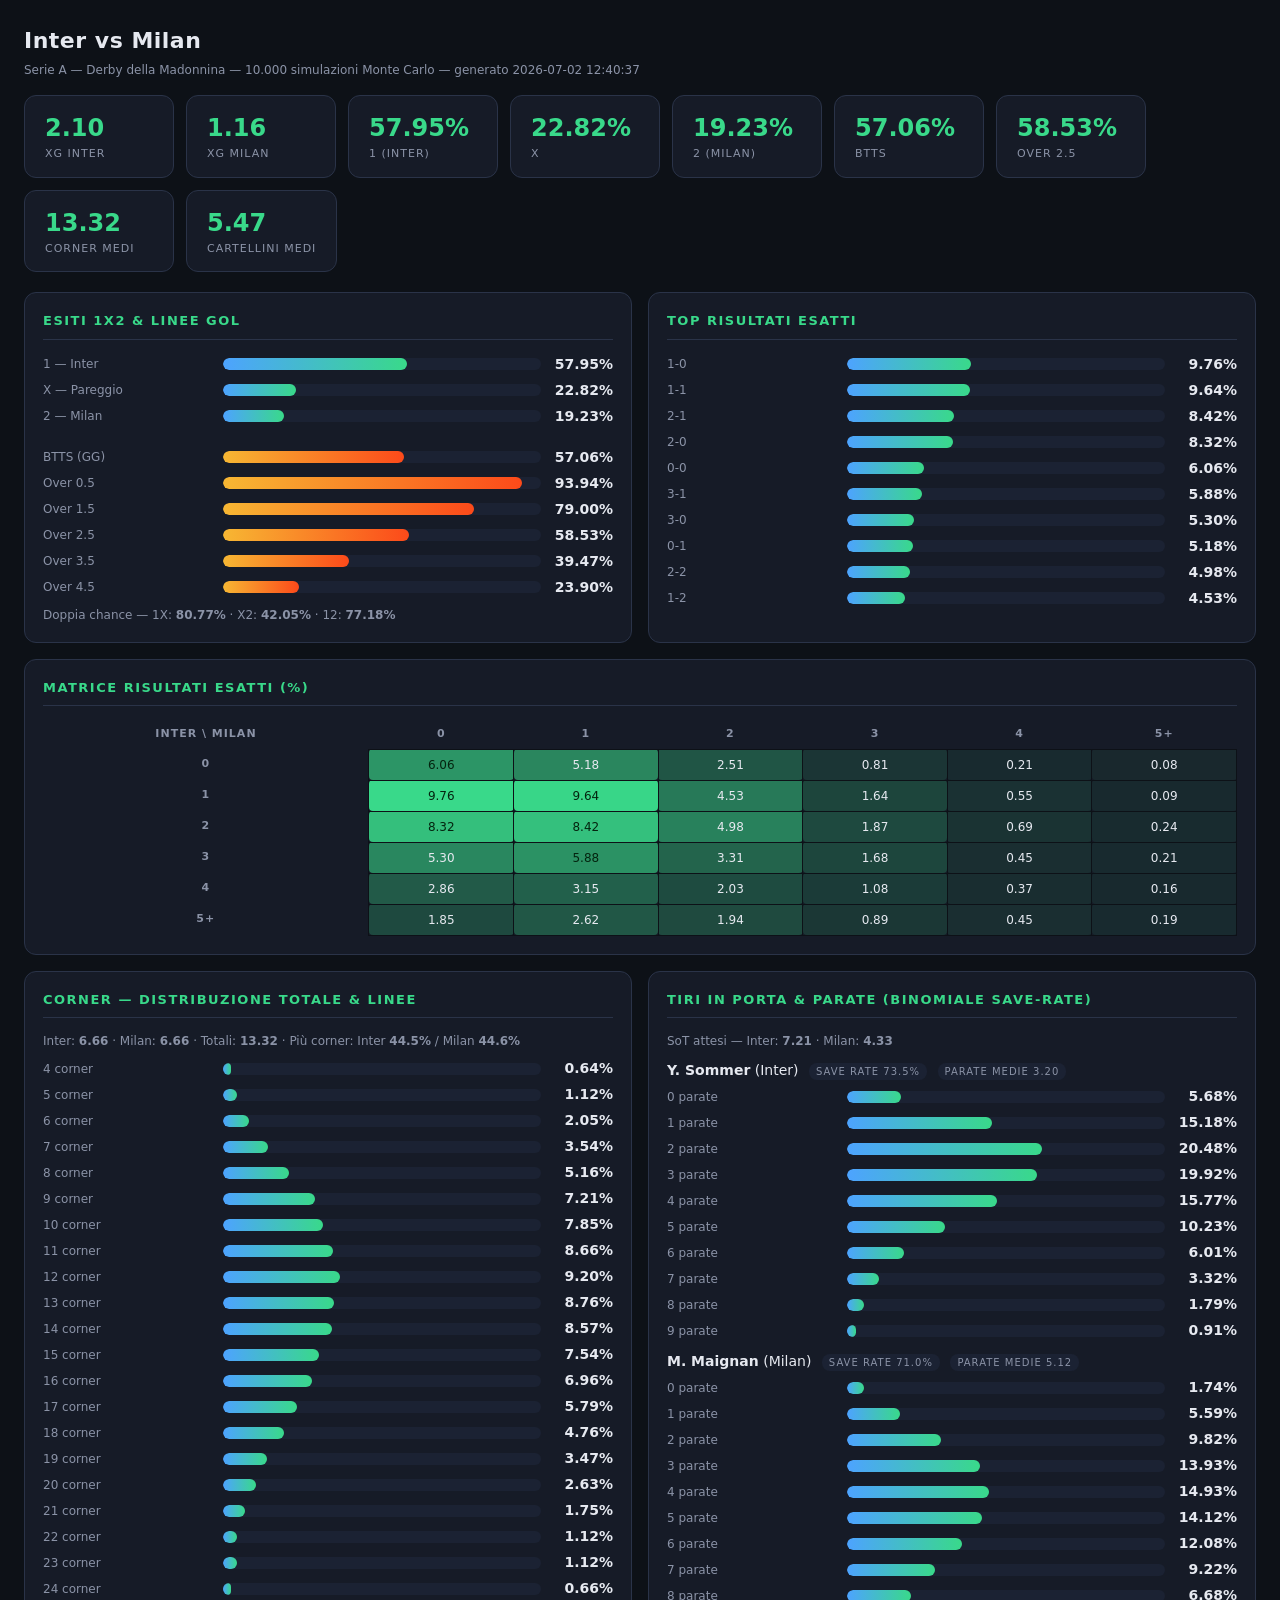
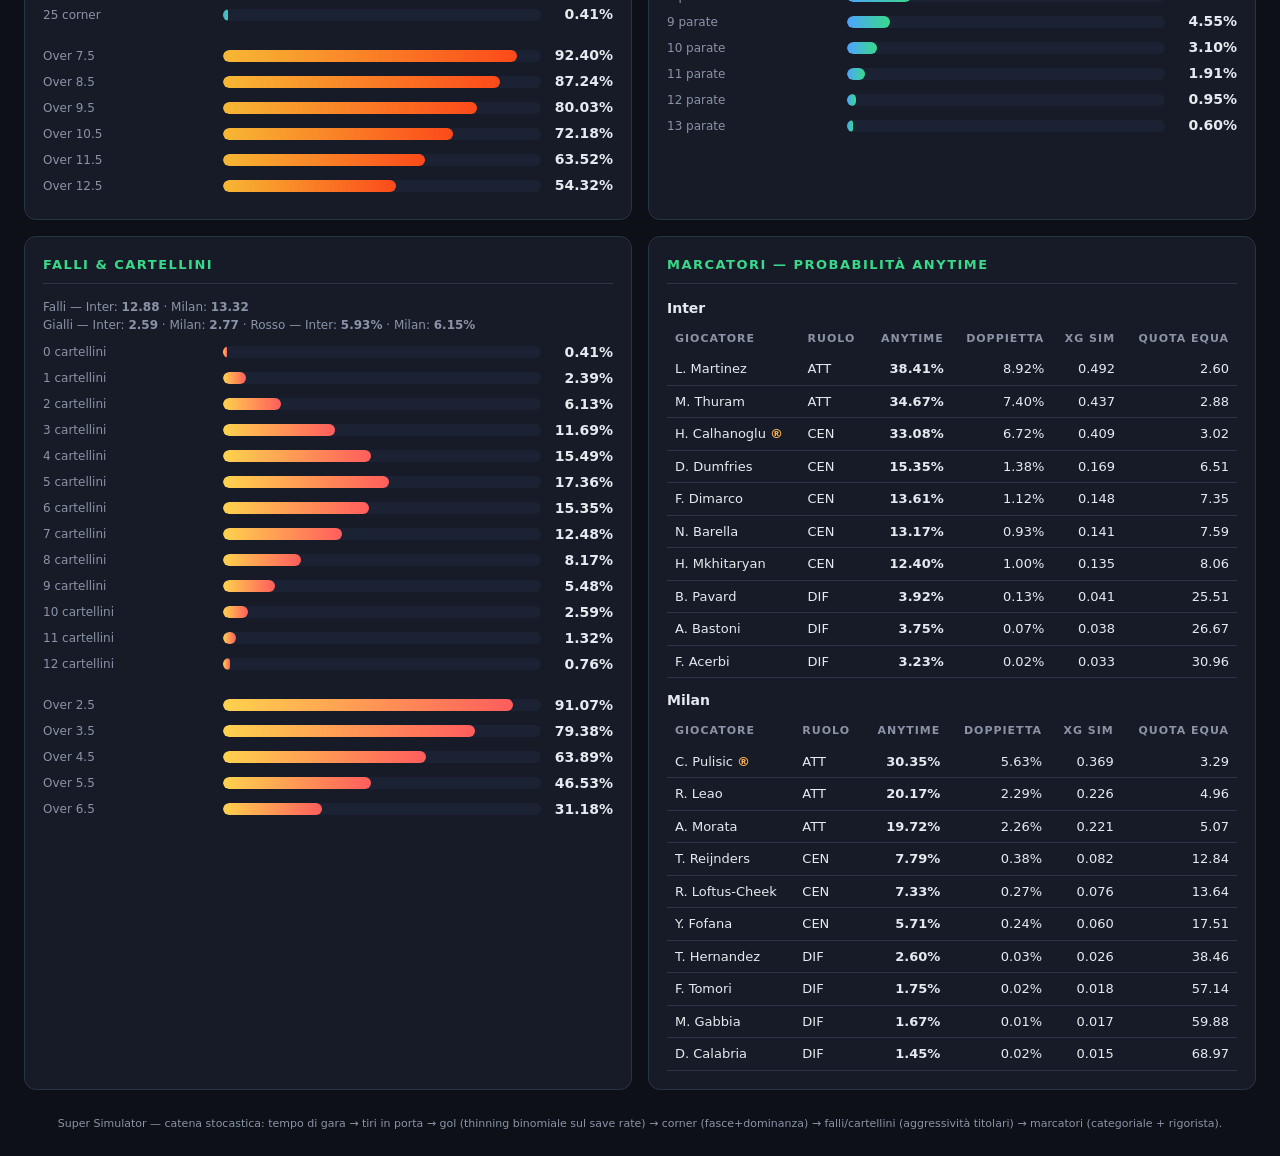
<file: dashboard.html>
<!DOCTYPE html>
<html lang="it">
<head>
<meta charset="utf-8">
<meta name="viewport" content="width=device-width, initial-scale=1">
<title>Super Simulator — Dashboard</title>
<style>
  :root{
    --bg:#0d1117; --panel:#161b27; --panel2:#1b2233; --line:#2a3348;
    --txt:#e6e9f0; --dim:#8b93a7; --acc:#39d98a; --acc2:#4da3ff; --warn:#ffb454;
    --red:#ff5d5d; --yellow:#ffd24d;
  }
  *{box-sizing:border-box;margin:0;padding:0}
  body{background:var(--bg);color:var(--txt);font:14px/1.5 "Segoe UI",system-ui,sans-serif;padding:24px}
  h1{font-size:22px;letter-spacing:.5px}
  h2{font-size:13px;text-transform:uppercase;letter-spacing:1.5px;color:var(--acc);margin-bottom:14px;
     border-bottom:1px solid var(--line);padding-bottom:8px}
  .sub{color:var(--dim);margin-top:4px;font-size:12px}
  .grid{display:grid;gap:16px;margin-top:20px}
  .cols-2{grid-template-columns:repeat(auto-fit,minmax(420px,1fr))}
  .panel{background:var(--panel);border:1px solid var(--line);border-radius:12px;padding:18px}
  .kpis{display:flex;flex-wrap:wrap;gap:12px;margin-top:16px}
  .kpi{background:var(--panel);border:1px solid var(--line);border-radius:12px;padding:14px 20px;min-width:150px}
  .kpi .v{font-size:24px;font-weight:700;color:var(--acc)}
  .kpi .l{font-size:11px;color:var(--dim);text-transform:uppercase;letter-spacing:1px}
  .row{display:flex;align-items:center;gap:10px;margin:5px 0}
  .row .lbl{width:170px;color:var(--dim);font-size:12px;white-space:nowrap;overflow:hidden;text-overflow:ellipsis}
  .row .val{width:62px;text-align:right;font-weight:600;font-variant-numeric:tabular-nums}
  .track{flex:1;height:12px;background:var(--panel2);border-radius:6px;overflow:hidden}
  .fill{height:100%;border-radius:6px;background:linear-gradient(90deg,var(--acc2),var(--acc))}
  .fill.gold{background:linear-gradient(90deg,#f7b733,#fc4a1a)}
  .fill.card{background:linear-gradient(90deg,var(--yellow),var(--red))}
  table{border-collapse:collapse;width:100%}
  th,td{padding:6px 8px;text-align:center;font-variant-numeric:tabular-nums}
  th{color:var(--dim);font-size:11px;text-transform:uppercase;letter-spacing:1px}
  .heat td{border:1px solid var(--bg);border-radius:4px;font-size:12px;min-width:52px}
  .scorers td{text-align:left;border-bottom:1px solid var(--line);font-size:13px}
  .scorers td.num{text-align:right}
  .scorers th{text-align:left}
  .scorers th.num{text-align:right}
  .pen{color:var(--warn);font-weight:700}
  .tag{display:inline-block;font-size:10px;padding:1px 7px;border-radius:8px;background:var(--panel2);
       color:var(--dim);margin-left:6px;text-transform:uppercase;letter-spacing:1px}
  footer{margin-top:26px;color:var(--dim);font-size:11px;text-align:center}
</style>
</head>
<body>
  <h1 id="title"></h1>
  <div class="sub" id="subtitle"></div>
  <div class="kpis" id="kpis"></div>

  <div class="grid cols-2">
    <div class="panel"><h2>Esiti 1X2 &amp; linee gol</h2><div id="outcomes"></div></div>
    <div class="panel"><h2>Top risultati esatti</h2><div id="topscores"></div></div>
    <div class="panel" style="grid-column:1/-1"><h2>Matrice risultati esatti (%)</h2><div id="matrix"></div></div>
    <div class="panel"><h2>Corner — distribuzione totale &amp; linee</h2><div id="corners"></div></div>
    <div class="panel"><h2>Tiri in porta &amp; parate (binomiale save-rate)</h2><div id="saves"></div></div>
    <div class="panel"><h2>Falli &amp; cartellini</h2><div id="cards"></div></div>
    <div class="panel"><h2>Marcatori — probabilità anytime</h2><div id="scorers"></div></div>
  </div>
  <footer id="footer"></footer>

<script>
const DATA = {"meta": {"home": "Inter", "away": "Milan", "competition": "Serie A — Derby della Madonnina", "n_sims": 10000, "generated": "2026-07-02 12:40:37", "keepers": {"home": {"name": "Y. Sommer", "save_rate": 0.735}, "away": {"name": "M. Maignan", "save_rate": 0.71}}, "aggression": {"home": 1.09375, "away": 1.1285714285714286}}, "xg": {"home": 2.1046479999999996, "away": 1.163008}, "outcomes": {"1": 57.95, "X": 22.82, "2": 19.23, "1X": 80.77000000000001, "X2": 42.05, "12": 77.18}, "btts": 57.06, "over": {"0.5": 93.94, "1.5": 79.0, "2.5": 58.53, "3.5": 39.47, "4.5": 23.9}, "goals_dist": {"0": 6.06, "1": 14.94, "2": 20.47, "3": 19.06, "4": 15.57, "5": 10.1, "6": 6.5, "7": 3.52, "8": 2.0, "9": 1.0, "10": 0.48, "11": 0.15, "12": 0.07, "13": 0.04, "14": 0.02, "15": 0.02}, "score_matrix": [[6.06, 5.18, 2.51, 0.81, 0.21, 0.08], [9.76, 9.64, 4.53, 1.64, 0.55, 0.09], [8.32, 8.42, 4.98, 1.87, 0.69, 0.24], [5.3, 5.88, 3.31, 1.68, 0.45, 0.21], [2.86, 3.15, 2.03, 1.08, 0.37, 0.16], [1.85, 2.62, 1.94, 0.89, 0.45, 0.19]], "top_scores": [["1-0", 9.76], ["1-1", 9.64], ["2-1", 8.42], ["2-0", 8.32], ["0-0", 6.06], ["3-1", 5.88], ["3-0", 5.3], ["0-1", 5.18], ["2-2", 4.98], ["1-2", 4.53]], "corners": {"mean_home": 6.6589, "mean_away": 6.661, "mean_total": 13.3199, "dist_total": {"2": 0.05, "3": 0.2, "4": 0.64, "5": 1.12, "6": 2.05, "7": 3.54, "8": 5.16, "9": 7.21, "10": 7.85, "11": 8.66, "12": 9.2, "13": 8.76, "14": 8.57, "15": 7.54, "16": 6.96, "17": 5.79, "18": 4.76, "19": 3.47, "20": 2.63, "21": 1.75, "22": 1.12, "23": 1.12, "24": 0.66, "25": 0.41, "26": 0.25, "27": 0.21, "28": 0.14, "29": 0.08, "30": 0.05, "31": 0.02, "32": 0.01, "33": 0.01, "34": 0.01}, "lines": {"7.5": 92.4, "8.5": 87.24, "9.5": 80.03, "10.5": 72.18, "11.5": 63.52, "12.5": 54.32}, "most": {"away": 44.57, "home": 44.54, "tie": 10.89}}, "sot": {"mean_home": 7.2114, "mean_away": 4.3316, "dist_home": {"0": 0.36, "1": 2.05, "2": 4.27, "3": 7.23, "4": 9.34, "5": 11.09, "6": 12.34, "7": 11.0, "8": 10.16, "9": 8.55, "10": 7.13, "11": 5.03, "12": 3.68, "13": 2.51, "14": 1.65, "15": 1.29, "16": 0.85, "17": 0.56, "18": 0.38, "19": 0.25, "20": 0.08, "21": 0.06, "22": 0.05, "23": 0.03, "25": 0.03, "26": 0.02, "28": 0.01}, "dist_away": {"0": 2.32, "1": 8.18, "2": 14.29, "3": 16.46, "4": 16.7, "5": 13.94, "6": 10.56, "7": 7.01, "8": 4.34, "9": 2.66, "10": 1.63, "11": 0.89, "12": 0.52, "13": 0.22, "14": 0.1, "15": 0.11, "16": 0.03, "17": 0.02, "18": 0.01, "19": 0.01}}, "saves": {"mean_home": 3.197, "mean_away": 5.1173, "dist_home": {"0": 5.68, "1": 15.18, "2": 20.48, "3": 19.92, "4": 15.77, "5": 10.23, "6": 6.01, "7": 3.32, "8": 1.79, "9": 0.91, "10": 0.36, "11": 0.19, "12": 0.09, "13": 0.03, "14": 0.01, "15": 0.02, "16": 0.01}, "dist_away": {"0": 1.74, "1": 5.59, "2": 9.82, "3": 13.93, "4": 14.93, "5": 14.12, "6": 12.08, "7": 9.22, "8": 6.68, "9": 4.55, "10": 3.1, "11": 1.91, "12": 0.95, "13": 0.6, "14": 0.38, "15": 0.19, "16": 0.1, "17": 0.03, "18": 0.06, "20": 0.01, "21": 0.01}}, "discipline": {"fouls_mean": {"home": 12.8766, "away": 13.3151}, "yellows_mean": {"home": 2.5876, "away": 2.7652}, "red_prob": {"home": 5.93, "away": 6.15}, "cards_total_mean": 5.4736, "cards_dist": {"0": 0.41, "1": 2.39, "2": 6.13, "3": 11.69, "4": 15.49, "5": 17.36, "6": 15.35, "7": 12.48, "8": 8.17, "9": 5.48, "10": 2.59, "11": 1.32, "12": 0.76, "13": 0.22, "14": 0.09, "15": 0.04, "16": 0.03}, "cards_lines": {"2.5": 91.07, "3.5": 79.38, "4.5": 63.89, "5.5": 46.53, "6.5": 31.18}}, "scorers": {"home": [{"name": "L. Martinez", "role": "ATT", "anytime": 38.41, "brace": 8.92, "xg_sim": 0.4918, "fair_odds": 2.603488674824265, "penalty_taker": false}, {"name": "M. Thuram", "role": "ATT", "anytime": 34.67, "brace": 7.4, "xg_sim": 0.4368, "fair_odds": 2.8843380444188056, "penalty_taker": false}, {"name": "H. Calhanoglu", "role": "CEN", "anytime": 33.08, "brace": 6.72, "xg_sim": 0.4093, "fair_odds": 3.0229746070133015, "penalty_taker": true}, {"name": "D. Dumfries", "role": "CEN", "anytime": 15.35, "brace": 1.38, "xg_sim": 0.1686, "fair_odds": 6.514657980456026, "penalty_taker": false}, {"name": "F. Dimarco", "role": "CEN", "anytime": 13.61, "brace": 1.12, "xg_sim": 0.1479, "fair_odds": 7.347538574577517, "penalty_taker": false}, {"name": "N. Barella", "role": "CEN", "anytime": 13.17, "brace": 0.93, "xg_sim": 0.141, "fair_odds": 7.593014426727411, "penalty_taker": false}, {"name": "H. Mkhitaryan", "role": "CEN", "anytime": 12.4, "brace": 1.0, "xg_sim": 0.1347, "fair_odds": 8.064516129032258, "penalty_taker": false}, {"name": "B. Pavard", "role": "DIF", "anytime": 3.92, "brace": 0.13, "xg_sim": 0.0405, "fair_odds": 25.510204081632654, "penalty_taker": false}, {"name": "A. Bastoni", "role": "DIF", "anytime": 3.75, "brace": 0.07, "xg_sim": 0.0382, "fair_odds": 26.666666666666668, "penalty_taker": false}, {"name": "F. Acerbi", "role": "DIF", "anytime": 3.23, "brace": 0.02, "xg_sim": 0.0325, "fair_odds": 30.959752321981423, "penalty_taker": false}], "away": [{"name": "C. Pulisic", "role": "ATT", "anytime": 30.35, "brace": 5.63, "xg_sim": 0.369, "fair_odds": 3.2948929159802307, "penalty_taker": true}, {"name": "R. Leao", "role": "ATT", "anytime": 20.17, "brace": 2.29, "xg_sim": 0.2261, "fair_odds": 4.957858205255329, "penalty_taker": false}, {"name": "A. Morata", "role": "ATT", "anytime": 19.72, "brace": 2.26, "xg_sim": 0.2211, "fair_odds": 5.070993914807302, "penalty_taker": false}, {"name": "T. Reijnders", "role": "CEN", "anytime": 7.79, "brace": 0.38, "xg_sim": 0.082, "fair_odds": 12.836970474967908, "penalty_taker": false}, {"name": "R. Loftus-Cheek", "role": "CEN", "anytime": 7.33, "brace": 0.27, "xg_sim": 0.0762, "fair_odds": 13.642564802182811, "penalty_taker": false}, {"name": "Y. Fofana", "role": "CEN", "anytime": 5.71, "brace": 0.24, "xg_sim": 0.0596, "fair_odds": 17.513134851138354, "penalty_taker": false}, {"name": "T. Hernandez", "role": "DIF", "anytime": 2.6, "brace": 0.03, "xg_sim": 0.0263, "fair_odds": 38.46153846153846, "penalty_taker": false}, {"name": "F. Tomori", "role": "DIF", "anytime": 1.75, "brace": 0.02, "xg_sim": 0.0177, "fair_odds": 57.142857142857146, "penalty_taker": false}, {"name": "M. Gabbia", "role": "DIF", "anytime": 1.67, "brace": 0.01, "xg_sim": 0.0168, "fair_odds": 59.880239520958085, "penalty_taker": false}, {"name": "D. Calabria", "role": "DIF", "anytime": 1.45, "brace": 0.02, "xg_sim": 0.0147, "fair_odds": 68.96551724137932, "penalty_taker": false}]}, "extras": {"penalty_goal_pct": {"home": 0.2318, "away": 0.129}, "own_goals_per_match": {"home": 0.0528, "away": 0.0251}}};

const $ = id => document.getElementById(id);
const fmt = (x, d=2) => Number(x).toFixed(d);

function barRow(label, pct, cls="", scale=1){
  const w = Math.min(100, pct*scale);
  return `<div class="row"><div class="lbl" title="${label}">${label}</div>
    <div class="track"><div class="fill ${cls}" style="width:${w}%"></div></div>
    <div class="val">${fmt(pct)}%</div></div>`;
}

function init(){
  const m = DATA.meta;
  $("title").textContent = `${m.home}  vs  ${m.away}`;
  $("subtitle").textContent =
    `${m.competition} — ${m.n_sims.toLocaleString("it-IT")} simulazioni Monte Carlo — generato ${m.generated}`;

  // KPI
  const o = DATA.outcomes;
  $("kpis").innerHTML = [
    [`xG ${m.home}`, fmt(DATA.xg.home)], [`xG ${m.away}`, fmt(DATA.xg.away)],
    [`1 (${m.home})`, fmt(o["1"]) + "%"], ["X", fmt(o["X"]) + "%"], [`2 (${m.away})`, fmt(o["2"]) + "%"],
    ["BTTS", fmt(DATA.btts) + "%"], ["Over 2.5", fmt(DATA.over["2.5"]) + "%"],
    ["Corner medi", fmt(DATA.corners.mean_total)], ["Cartellini medi", fmt(DATA.discipline.cards_total_mean)],
  ].map(([l,v]) => `<div class="kpi"><div class="v">${v}</div><div class="l">${l}</div></div>`).join("");

  // Esiti
  let out = barRow(`1 — ${m.home}`, o["1"]) + barRow("X — Pareggio", o["X"]) + barRow(`2 — ${m.away}`, o["2"]);
  out += `<div style="height:10px"></div>`;
  out += barRow("BTTS (GG)", DATA.btts, "gold");
  for (const [line, p] of Object.entries(DATA.over)) out += barRow(`Over ${line}`, p, "gold");
  out += `<div class="sub" style="margin-top:8px">Doppia chance — 1X: <b>${fmt(o["1X"])}%</b> ·
          X2: <b>${fmt(o["X2"])}%</b> · 12: <b>${fmt(o["12"])}%</b></div>`;
  $("outcomes").innerHTML = out;

  // Top risultati
  $("topscores").innerHTML = DATA.top_scores
    .map(([s,p]) => barRow(s, p, "", 4)).join("");

  // Matrice heatmap
  const labels = [...Array(DATA.score_matrix.length - 1).keys()].map(String)
                 .concat([(DATA.score_matrix.length - 1) + "+"]);
  const maxP = Math.max(...DATA.score_matrix.flat());
  let html = `<table class="heat"><tr><th>${m.home} \\ ${m.away}</th>` +
             labels.map(l => `<th>${l}</th>`).join("") + "</tr>";
  DATA.score_matrix.forEach((row, i) => {
    html += `<tr><th>${labels[i]}</th>` + row.map(p => {
      const a = maxP > 0 ? p / maxP : 0;
      const col = a > 0.55 ? "#04240f" : "var(--txt)";
      return `<td style="background:rgba(57,217,138,${(0.06 + 0.94*a).toFixed(3)});color:${col}">${fmt(p)}</td>`;
    }).join("") + "</tr>";
  });
  $("matrix").innerHTML = html + "</table>";

  // Corner
  const c = DATA.corners;
  let ch = `<div class="sub" style="margin-bottom:8px">${m.home}: <b>${fmt(c.mean_home)}</b> ·
            ${m.away}: <b>${fmt(c.mean_away)}</b> · Totali: <b>${fmt(c.mean_total)}</b> ·
            Più corner: ${m.home} <b>${fmt(c.most.home||0,1)}%</b> / ${m.away} <b>${fmt(c.most.away||0,1)}%</b></div>`;
  for (const [k,p] of Object.entries(c.dist_total)) if (p >= 0.4) ch += barRow(`${k} corner`, p, "", 4);
  ch += `<div style="height:10px"></div>`;
  for (const [line,p] of Object.entries(c.lines)) ch += barRow(`Over ${line}`, p, "gold");
  $("corners").innerHTML = ch;

  // Parate
  const kp = m.keepers, sv = DATA.saves, st = DATA.sot;
  let sh = `<div class="sub" style="margin-bottom:8px">SoT attesi — ${m.home}: <b>${fmt(st.mean_home)}</b> ·
            ${m.away}: <b>${fmt(st.mean_away)}</b></div>`;
  for (const side of ["home","away"]){
    const team = side === "home" ? m.home : m.away;
    sh += `<div style="margin:10px 0 4px"><b>${kp[side].name}</b> (${team})
           <span class="tag">save rate ${fmt(kp[side].save_rate*100,1)}%</span>
           <span class="tag">parate medie ${fmt(sv["mean_"+side])}</span></div>`;
    for (const [k,p] of Object.entries(sv["dist_"+side])) if (p >= 0.4) sh += barRow(`${k} parate`, p, "", 3);
  }
  $("saves").innerHTML = sh;

  // Cartellini
  const d = DATA.discipline;
  let dh = `<div class="sub" style="margin-bottom:8px">
      Falli — ${m.home}: <b>${fmt(d.fouls_mean.home)}</b> · ${m.away}: <b>${fmt(d.fouls_mean.away)}</b><br>
      Gialli — ${m.home}: <b>${fmt(d.yellows_mean.home)}</b> · ${m.away}: <b>${fmt(d.yellows_mean.away)}</b> ·
      Rosso — ${m.home}: <b>${fmt(d.red_prob.home)}%</b> · ${m.away}: <b>${fmt(d.red_prob.away)}%</b></div>`;
  for (const [k,p] of Object.entries(d.cards_dist)) if (p >= 0.4) dh += barRow(`${k} cartellini`, p, "card", 3);
  dh += `<div style="height:10px"></div>`;
  for (const [line,p] of Object.entries(d.cards_lines)) dh += barRow(`Over ${line}`, p, "card");
  $("cards").innerHTML = dh;

  // Marcatori
  let sc = "";
  for (const side of ["home","away"]){
    const team = side === "home" ? m.home : m.away;
    sc += `<div style="margin:12px 0 6px;font-weight:700">${team}</div>
      <table class="scorers"><tr><th>Giocatore</th><th>Ruolo</th>
      <th class="num">Anytime</th><th class="num">Doppietta</th><th class="num">xG sim</th><th class="num">Quota equa</th></tr>`;
    for (const r of DATA.scorers[side]){
      const pen = r.penalty_taker ? ` <span class="pen">®</span>` : "";
      sc += `<tr><td>${r.name}${pen}</td><td>${r.role}</td>
        <td class="num"><b>${fmt(r.anytime)}%</b></td><td class="num">${fmt(r.brace)}%</td>
        <td class="num">${fmt(r.xg_sim,3)}</td><td class="num">${r.fair_odds ? fmt(r.fair_odds) : "—"}</td></tr>`;
    }
    sc += "</table>";
  }
  $("scorers").innerHTML = sc;

  $("footer").textContent =
    "Super Simulator — catena stocastica: tempo di gara → tiri in porta → gol (thinning binomiale sul save rate) → corner (fasce+dominanza) → falli/cartellini (aggressività titolari) → marcatori (categoriale + rigorista).";
}
init();
</script>
</body>
</html>
</file>
